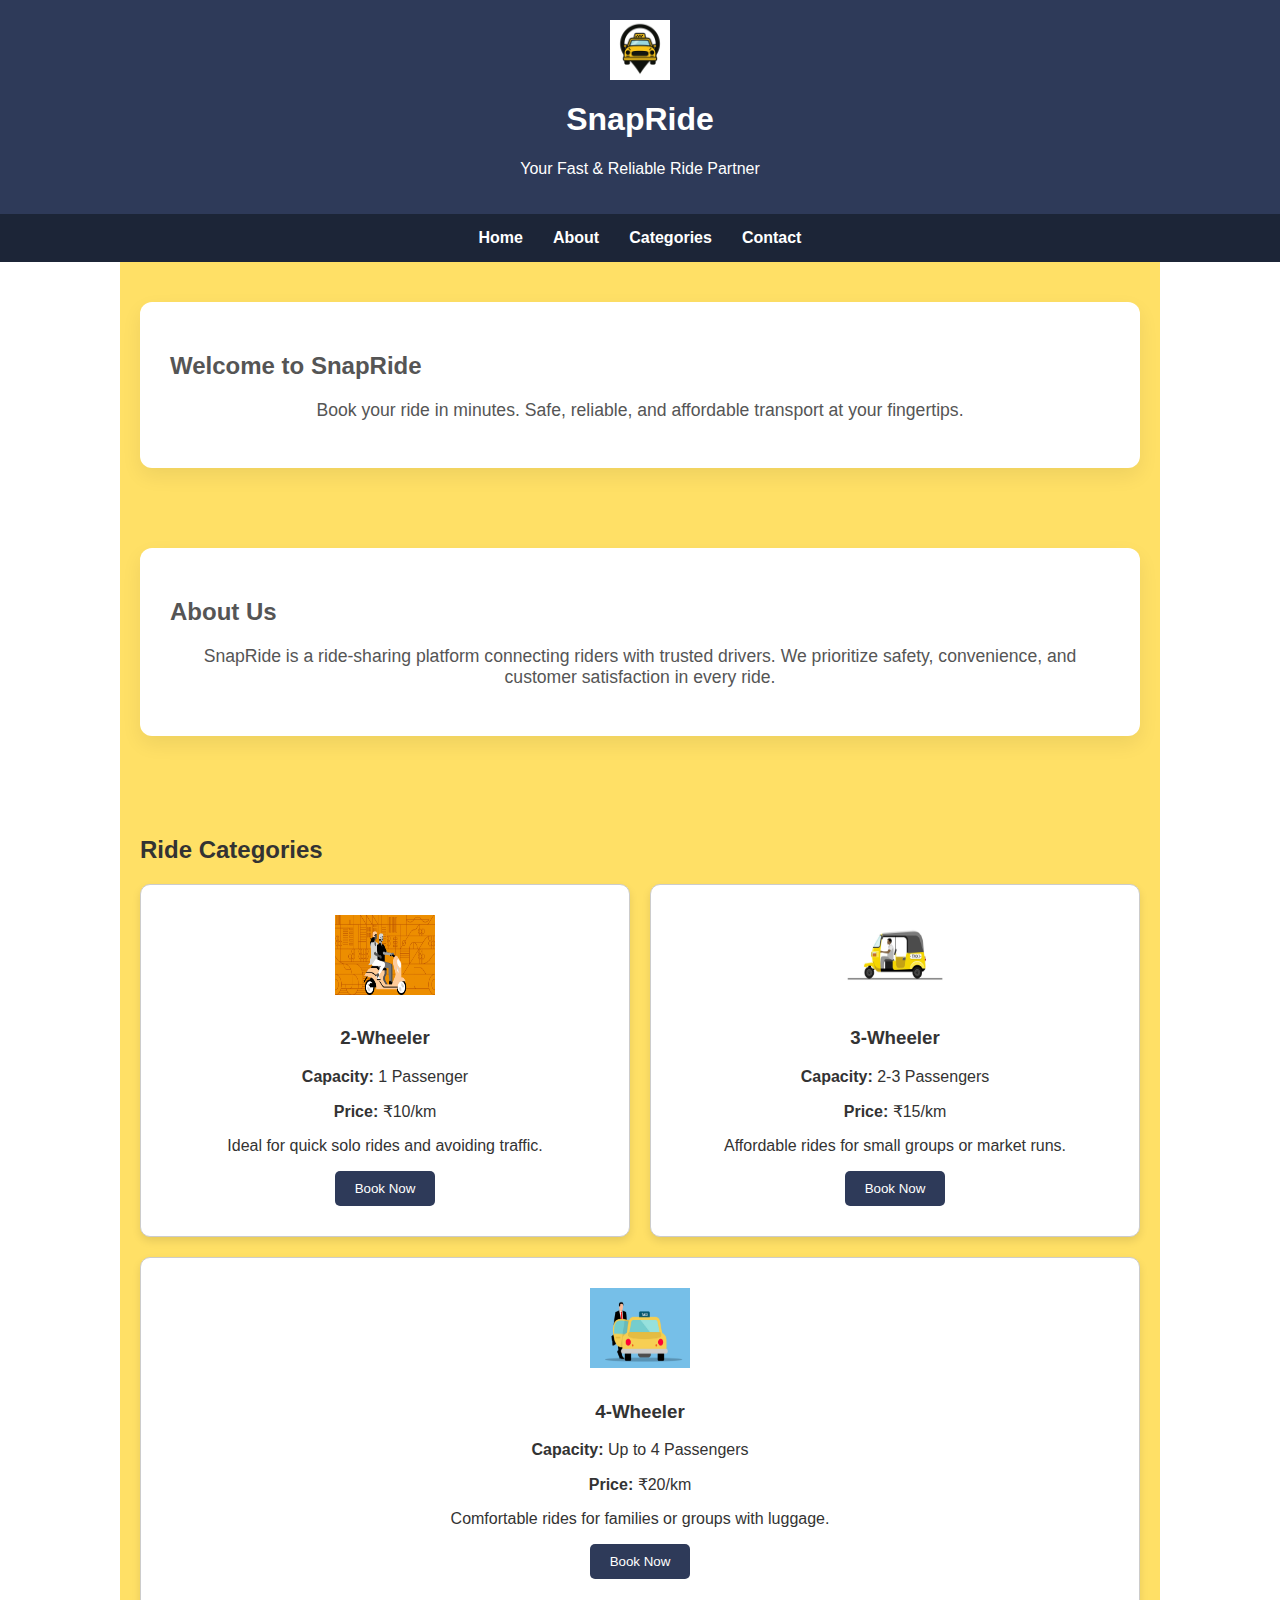
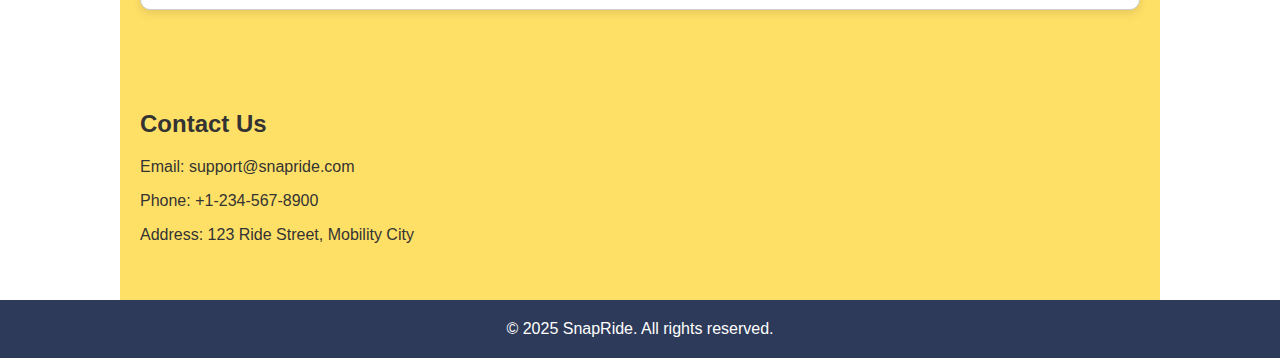
<file: index.html>
<!DOCTYPE html>
<html lang="en">
<head>
  <meta charset="UTF-8" />
  <meta name="viewport" content="width=device-width, initial-scale=1.0"/>
  <title>SnapRide</title>
  <link rel="stylesheet" href="style.css" />
</head>
<body>
  <header>
    <img src="logo.jpg" alt="SnapRide Logo" class="logo" />
    <h1>SnapRide</h1>
    <p>Your Fast & Reliable Ride Partner</p>
  </header>

  <nav>
    <a href="#home">Home</a>
    <a href="#about">About</a>
    <a href="#categories">Categories</a>
    <a href="#contact">Contact</a>
  </nav>

  <section id="home">
  <div class="section-card">
    <h2>Welcome to SnapRide</h2>
    <p style="text-align:center;font-size:1.1rem;">Book your ride in minutes. Safe, reliable, and affordable transport at your fingertips.</p>
	</div>
  </section>

  <section id="about">
  <div class="section-card">
    <h2>About Us</h2>
    <p style="text-align:center;font-size:1.1rem;">SnapRide is a ride-sharing platform connecting riders with trusted drivers. We prioritize safety, convenience, and customer satisfaction in every ride.</p>
	</div>
  </section>

  <section id="categories">
    <h2>Ride Categories</h2>
    <div class="categories">
      <div class="category">
        <img src="bike.jpg"alt="2-Wheeler" />
        <h3>2-Wheeler</h3>
        <p><strong>Capacity:</strong> 1 Passenger</p>
        <p><strong>Price:</strong> ₹10/km</p>
        <p>Ideal for quick solo rides and avoiding traffic.</p>
        <a href="booking.html?type=2-wheeler"><button>Book Now</button></a>
      </div>
      <div class="category">
        <img src="auto.jpg" alt="3-Wheeler" />
        <h3>3-Wheeler</h3>
        <p><strong>Capacity:</strong> 2-3 Passengers</p>
        <p><strong>Price:</strong> ₹15/km</p>
        <p>Affordable rides for small groups or market runs.</p>
        <a href="booking.html?type=3-wheeler"><button>Book Now</button></a>
      </div>
      <div class="category">
        <img src="car.jpg" alt="4-Wheeler" />
        <h3>4-Wheeler</h3>
        <p><strong>Capacity:</strong> Up to 4 Passengers</p>
        <p><strong>Price:</strong> ₹20/km</p>
        <p>Comfortable rides for families or groups with luggage.</p>
        <a href="booking.html?type=4-wheeler"><button>Book Now</button></a>
      </div>
    </div>
  </section>

  <section id="contact">
    <h2>Contact Us</h2>
    <p>Email: support@snapride.com</p>
    <p>Phone: ‪+1-234-567-8900‬</p>
    <p>Address: 123 Ride Street, Mobility City</p>
  </section>

  <footer>
    &copy; 2025 SnapRide. All rights reserved.
  </footer>
</body>
</html>
</file>
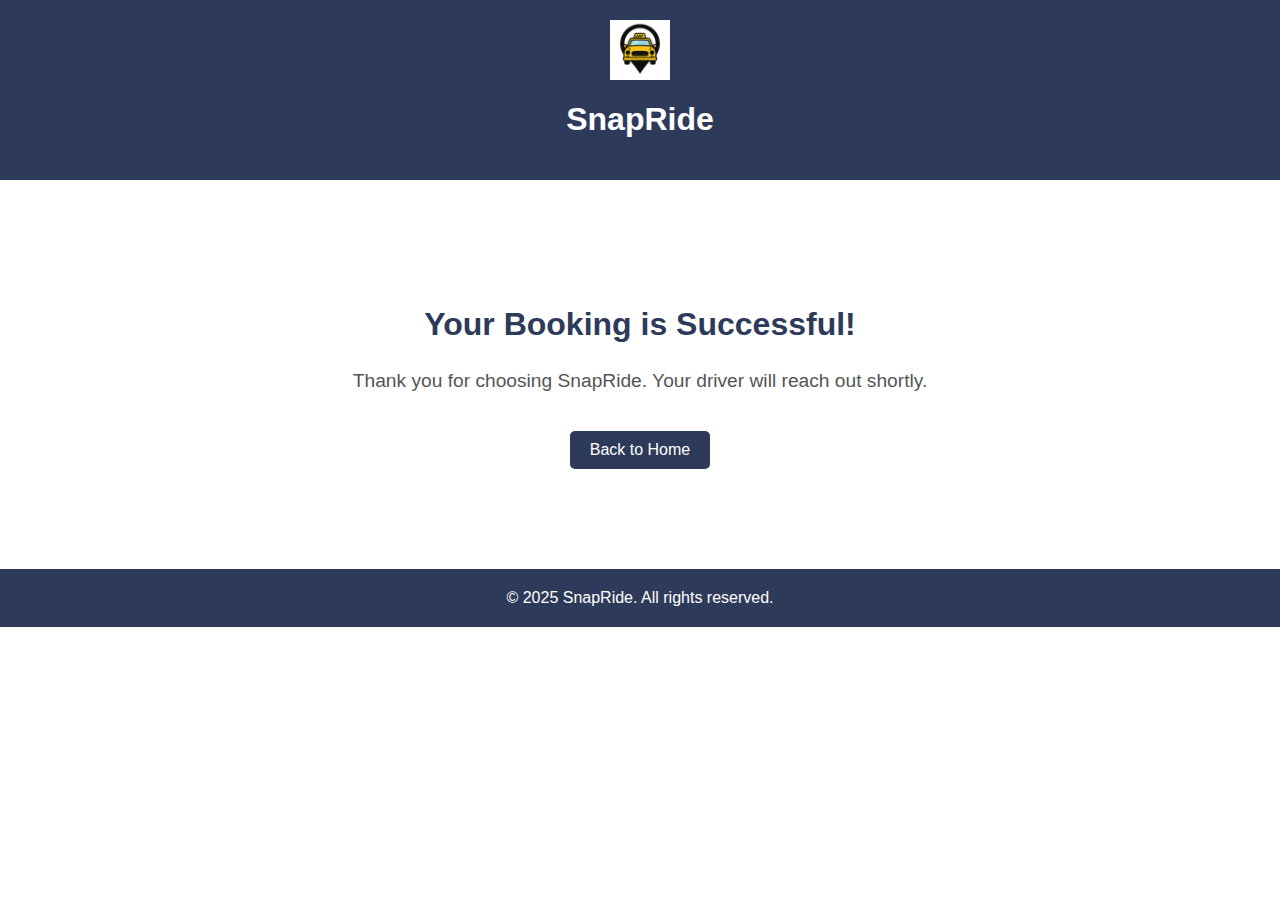
<file: booking.html>
<!DOCTYPE html>
<html lang="en">
<head>
  <meta charset="UTF-8" />
  <meta name="viewport" content="width=device-width, initial-scale=1.0"/>
  <title>Booking Confirmation</title>
  <link rel="stylesheet" href="style.css" />
  <style>
    .success-message {
      text-align: center;
      padding: 100px 20px;
    }

    .success-message h2 {
      color: #2e3a59;
      font-size: 2rem;
    }

    .success-message p {
      font-size: 1.2rem;
      color: #555;
    }

    .success-message a {
      display: inline-block;
      margin-top: 20px;
      text-decoration: none;
      background-color: #2e3a59;
      color: white;
      padding: 10px 20px;
      border-radius: 5px;
    }

    .success-message a:hover {
      background-color: #ffa500;
      color: black;
    }
  </style>
</head>
<body>
  <header>
    <img src="logo.jpg" alt="SnapRide Logo" class="logo" />
    <h1>SnapRide</h1>
  </header>

  <div class="success-message">
    <h2>Your Booking is Successful!</h2>
    <p>Thank you for choosing SnapRide. Your driver will reach out shortly.</p>
    <a href="index.html">Back to Home</a>
  </div>

  <footer>
    &copy; 2025 SnapRide. All rights reserved.
  </footer>
</body>
</html>
</file>
<file: style.css>
body {
  font-family: 'Poppins', sans-serif;
  margin: 0;
  padding: 0;
  background-color:linear-gradient(to right,#fof4f8,#e0f7fa);
  color:#333;
}

header {
  background-color: #2e3a59;
  color: white;
  padding: 20px;
  text-align: center;
}

.logo {
  width: 60px;
  height: 60px;
  vertical-align: middle;
}

nav {
  background-color: #1c2537;
  display: flex;
  justify-content: center;
  gap: 30px;
  padding: 15px 0;
}

nav a {
  color: white;
  text-decoration: none;
  font-weight: bold;
}

section {
  background-color:#ffe066;
  padding: 40px 20px;
  max-width: 1000px;
  margin: auto;
}
.section-card {
  background: white;
  border-radius: 12px;
  padding: 30px;
  box-shadow: 0 8px 20px rgba(0,0,0,0.07);
  margin-bottom: 40px;
  color:#555;
}

.categories {
  display: flex;
  gap: 20px;
  flex-wrap: wrap;
  justify-content: space-between;
}

.category {
  flex: 1 1 300px;
  background-color: #ffff;
  border: 1px solid #ccc;
  border-radius: 10px;
  padding: 30px;
  text-align: center;
  box-shadow: 0 4px 8px rgba(0,0,0,0.1);
}

.category img {
  width: 100px;
  height: 80px;
  margin-bottom: 10px;
}

.category button {
  padding: 10px 20px;
  background-color: #2e3a59;
  color: white;
  border: none;
  border-radius: 5px;
  cursor: pointer;
}

.category button:hover {
  background-color: #ffa500;
  color: black;
}

footer {
  background-color: #2e3a59;
  color: white;
  text-align: center;
  padding: 20px;
}

@media (max-width: 768px) {
  .categories {
    flex-direction: column;
    align-items: center;
  }
}
</file>
